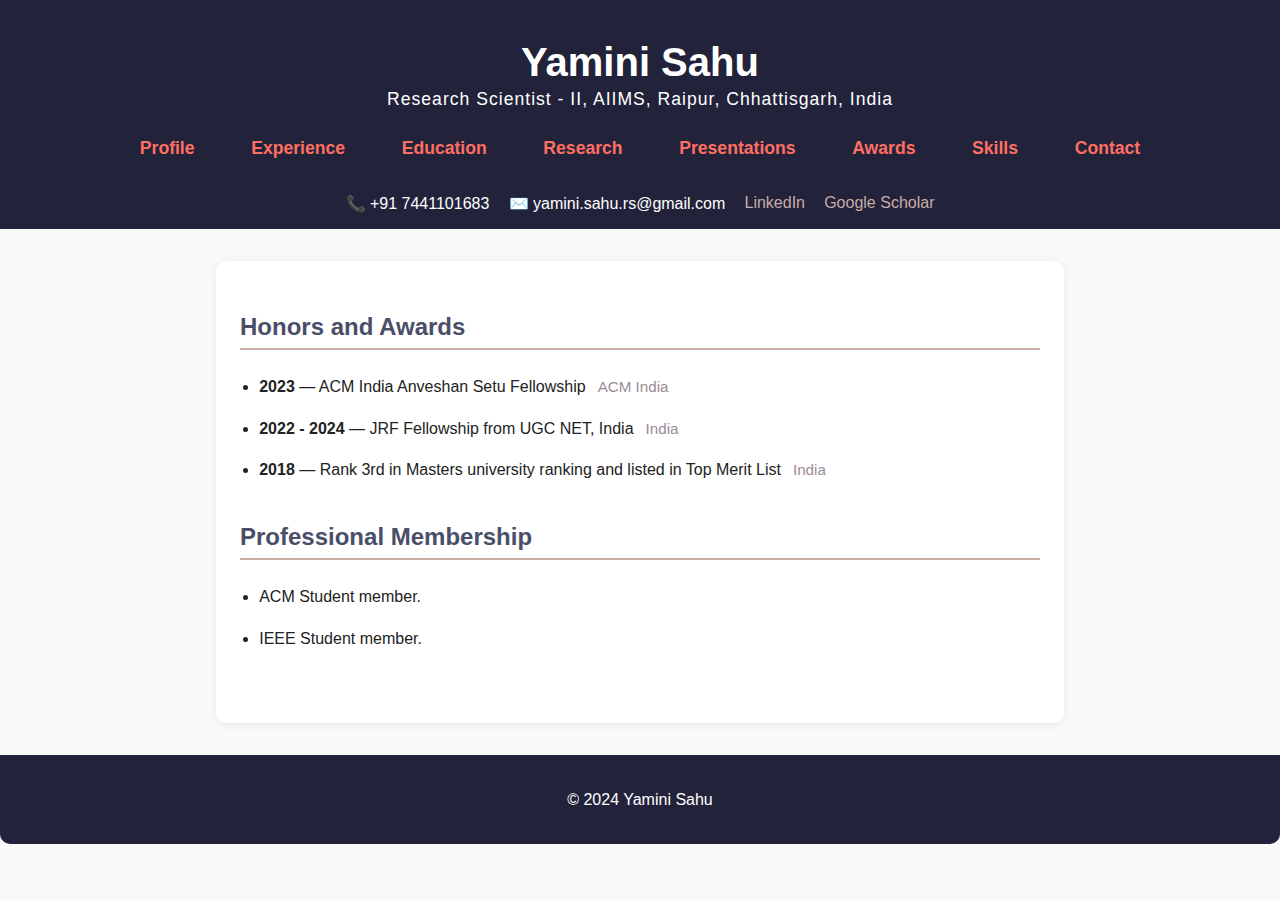
<file: awards.html>
<!DOCTYPE html>
<html lang="en">
<head>
  <meta charset="UTF-8">
  <meta name="viewport" content="width=device-width, initial-scale=1.0">
  <title>Yamini Sahu | Awards & Membership</title>
  <link rel="stylesheet" href="style.css">
</head>
<body>
  <header>
    <h1>Yamini Sahu</h1>
    <p>Research Scientist - II, AIIMS, Raipur, Chhattisgarh, India</p>
    <nav>
      <ul class="nav">
        <li><a href="index.html">Profile</a></li>
        <li><a href="experience.html">Experience</a></li>
        <li><a href="education.html">Education</a></li>
        <li><a href="research.html">Research</a></li>
        <li><a href="presentations.html">Presentations</a></li>
        <li><a href="awards.html">Awards</a></li>
        <li><a href="skills.html">Skills</a></li>
        <li><a href="contact.html">Contact</a></li>
      </ul>
    </nav>
    <div class="contact-info">
      <span>📞 +91 7441101683</span>
      <span>✉️ yamini.sahu.rs@gmail.com</span>
      <span><a href="https://linkedin.com/in/yamini-sahu/" target="_blank">LinkedIn</a></span>
      <span><a href="#">Google Scholar</a></span>
    </div>
  </header>
  <main>
    <section id="awards">
      <h2>Honors and Awards</h2>
      <ul>
        <li><strong>2023</strong> — ACM India Anveshan Setu Fellowship <span class="award-org">ACM India</span></li>
        <li><strong>2022 - 2024</strong> — JRF Fellowship from UGC NET, India <span class="award-org">India</span></li>
        <li><strong>2018</strong> — Rank 3rd in Masters university ranking and listed in Top Merit List <span class="award-org">India</span></li>
      </ul>
    </section>
    <section id="membership">
      <h2>Professional Membership</h2>
      <ul>
        <li>ACM Student member.</li>
        <li>IEEE Student member.</li>
      </ul>
    </section>
  </main>
  <footer>
    <p>&copy; 2024 Yamini Sahu</p>
  </footer>
</body>
</html>
</file>
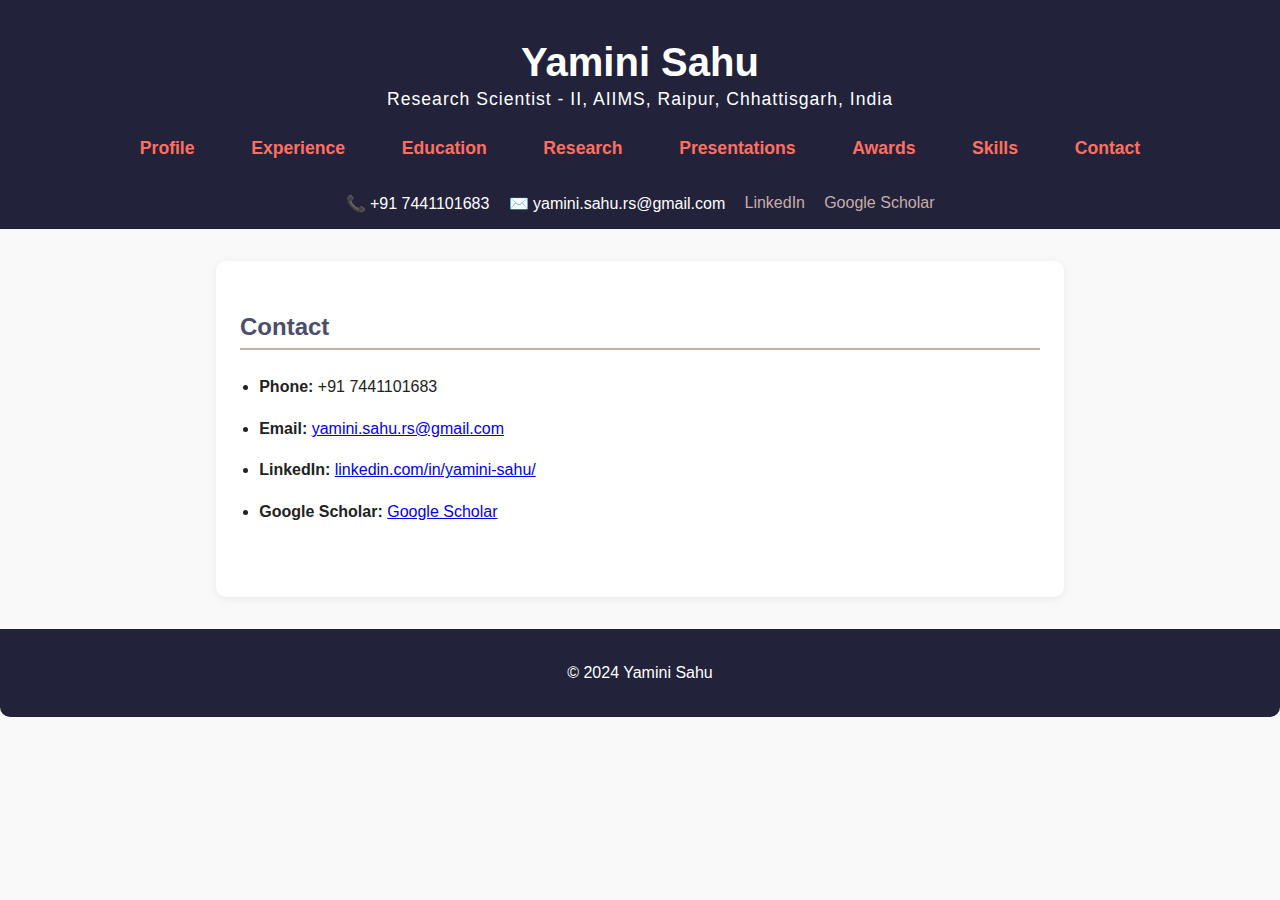
<file: contact.html>
<!DOCTYPE html>
<html lang="en">
<head>
  <meta charset="UTF-8">
  <meta name="viewport" content="width=device-width, initial-scale=1.0">
  <title>Yamini Sahu | Contact</title>
  <link rel="stylesheet" href="style.css">
</head>
<body>
  <header>
    <h1>Yamini Sahu</h1>
    <p>Research Scientist - II, AIIMS, Raipur, Chhattisgarh, India</p>
    <nav>
      <ul class="nav">
        <li><a href="index.html">Profile</a></li>
        <li><a href="experience.html">Experience</a></li>
        <li><a href="education.html">Education</a></li>
        <li><a href="research.html">Research</a></li>
        <li><a href="presentations.html">Presentations</a></li>
        <li><a href="awards.html">Awards</a></li>
        <li><a href="skills.html">Skills</a></li>
        <li><a href="contact.html">Contact</a></li>
      </ul>
    </nav>
    <div class="contact-info">
      <span>📞 +91 7441101683</span>
      <span>✉️ yamini.sahu.rs@gmail.com</span>
      <span><a href="https://linkedin.com/in/yamini-sahu/" target="_blank">LinkedIn</a></span>
      <span><a href="https://scholar.google.com/citations?user=RoD5mGwAAAAJ&hl=en&oi=ao">Google Scholar</a></span>
    </div>
  </header>
  <main>
    <section id="contact">
      <h2>Contact</h2>
      <ul>
        <li><strong>Phone:</strong> +91 7441101683</li>
        <li><strong>Email:</strong> <a href="mailto:yamini.sahu.rs@gmail.com">yamini.sahu.rs@gmail.com</a></li>
        <li><strong>LinkedIn:</strong> <a href="https://linkedin.com/in/yamini-sahu/" target="_blank">linkedin.com/in/yamini-sahu/</a></li>
        <li><strong>Google Scholar:</strong> <a href="https://scholar.google.com/citations?user=RoD5mGwAAAAJ&hl=en&oi=ao" target="_blank">Google Scholar</a></li>
      </ul>
    </section>
  </main>
  <footer>
    <p>&copy; 2024 Yamini Sahu</p>
  </footer>
</body>
</html>
</file>
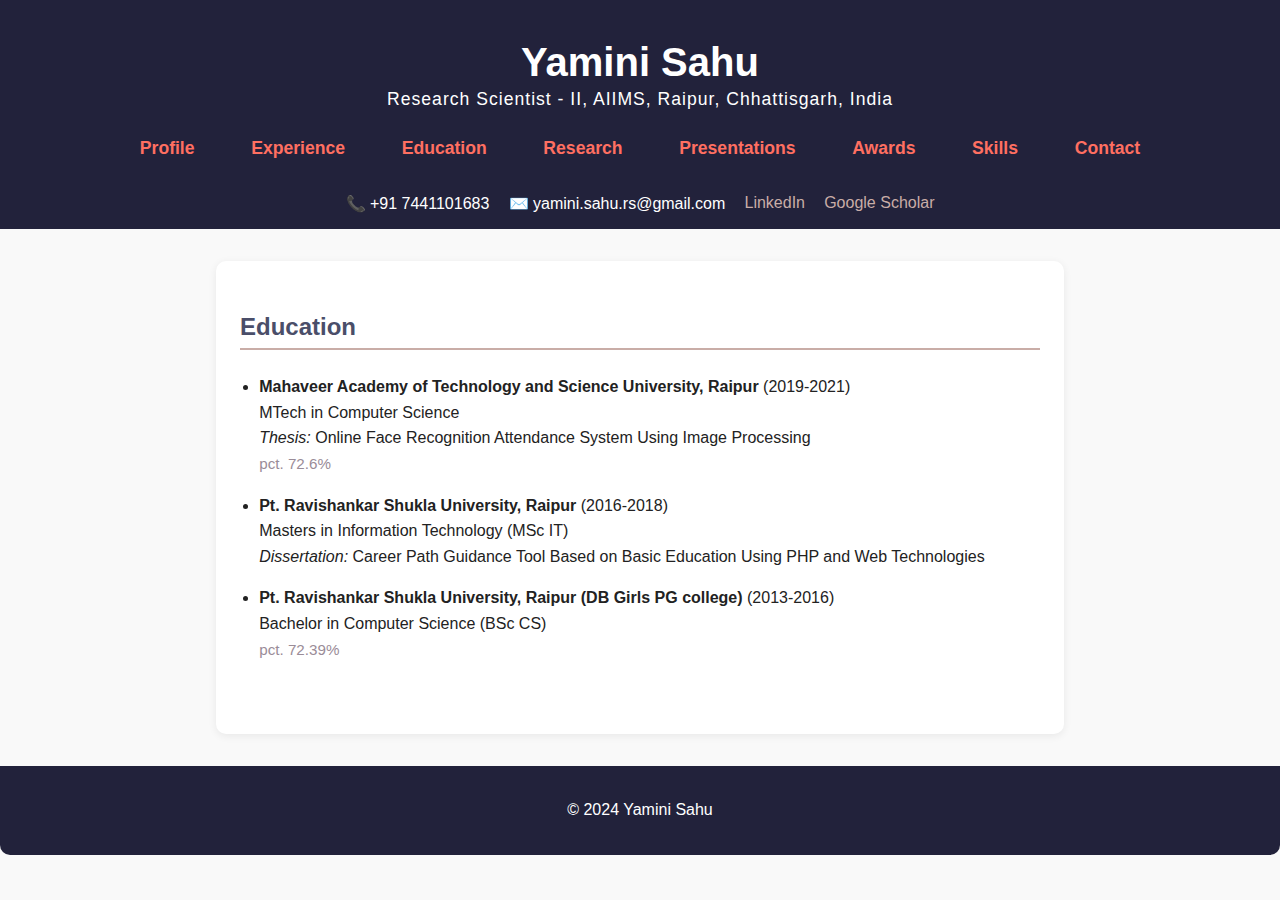
<file: education.html>
<!DOCTYPE html>
<html lang="en">
<head>
  <meta charset="UTF-8">
  <meta name="viewport" content="width=device-width, initial-scale=1.0">
  <title>Yamini Sahu | Education</title>
  <link rel="stylesheet" href="style.css">
</head>
<body>
  <header>
    <h1>Yamini Sahu</h1>
    <p>Research Scientist - II, AIIMS, Raipur, Chhattisgarh, India</p>
    <nav>
      <ul class="nav">
        <li><a href="index.html">Profile</a></li>
        <li><a href="experience.html">Experience</a></li>
        <li><a href="education.html">Education</a></li>
        <li><a href="research.html">Research</a></li>
        <li><a href="presentations.html">Presentations</a></li>
        <li><a href="awards.html">Awards</a></li>
        <li><a href="skills.html">Skills</a></li>
        <li><a href="contact.html">Contact</a></li>
      </ul>
    </nav>
    <div class="contact-info">
      <span>📞 +91 7441101683</span>
      <span>✉️ yamini.sahu.rs@gmail.com</span>
      <span><a href="https://linkedin.com/in/yamini-sahu/" target="_blank">LinkedIn</a></span>
      <span><a href="#">Google Scholar</a></span>
    </div>
  </header>
  <main>
    <section id="education">
      <h2>Education</h2>
      <ul>
        <li><strong>Mahaveer Academy of Technology and Science University, Raipur</strong> (2019-2021)<br>MTech in Computer Science<br><em>Thesis:</em> Online Face Recognition Attendance System Using Image Processing<br><span class="pct">pct. 72.6%</span></li>
        <li><strong>Pt. Ravishankar Shukla University, Raipur</strong> (2016-2018)<br>Masters in Information Technology (MSc IT)<br><em>Dissertation:</em> Career Path Guidance Tool Based on Basic Education Using PHP and Web Technologies</li>
        <li><strong>Pt. Ravishankar Shukla University, Raipur (DB Girls PG college)</strong> (2013-2016)<br>Bachelor in Computer Science (BSc CS)<br><span class="pct">pct. 72.39%</span></li>
      </ul>
    </section>
  </main>
  <footer>
    <p>&copy; 2024 Yamini Sahu</p>
  </footer>
</body>
</html>
</file>
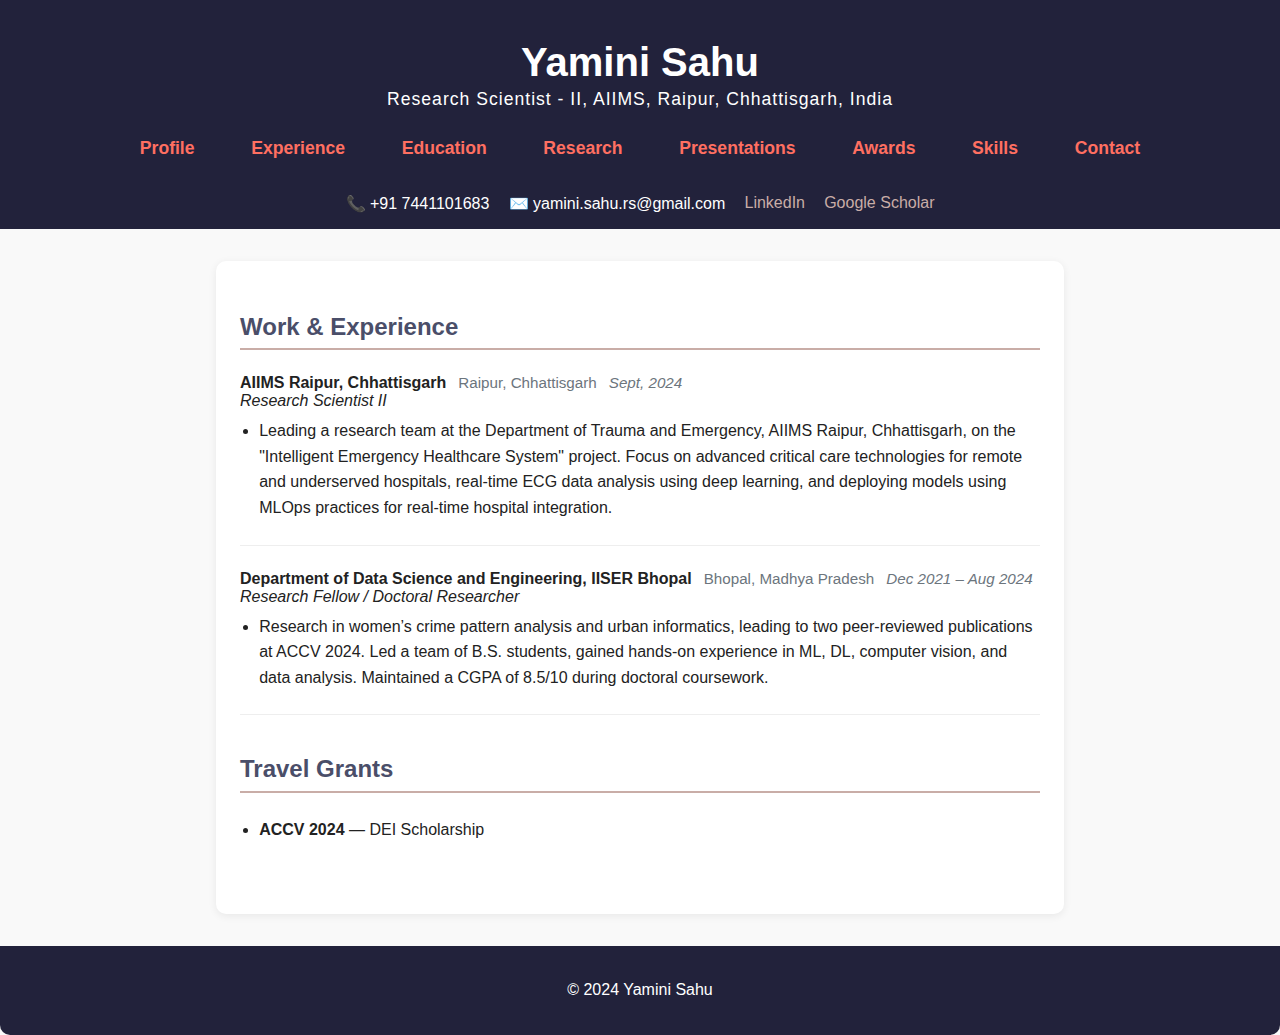
<file: experience.html>
<!DOCTYPE html>
<html lang="en">
<head>
  <meta charset="UTF-8">
  <meta name="viewport" content="width=device-width, initial-scale=1.0">
  <title>Yamini Sahu | Experience</title>
  <link rel="stylesheet" href="style.css">
</head>
<body>
  <header>
    <h1>Yamini Sahu</h1>
    <p>Research Scientist - II, AIIMS, Raipur, Chhattisgarh, India</p>
    <nav>
      <ul class="nav">
        <li><a href="index.html">Profile</a></li>
        <li><a href="experience.html">Experience</a></li>
        <li><a href="education.html">Education</a></li>
        <li><a href="research.html">Research</a></li>
        <li><a href="presentations.html">Presentations</a></li>
        <li><a href="awards.html">Awards</a></li>
        <li><a href="skills.html">Skills</a></li>
        <li><a href="contact.html">Contact</a></li>
      </ul>
    </nav>
    <div class="contact-info">
      <span>📞 +91 7441101683</span>
      <span>✉️ yamini.sahu.rs@gmail.com</span>
      <span><a href="https://linkedin.com/in/yamini-sahu/" target="_blank">LinkedIn</a></span>
      <span><a href="#">Google Scholar</a></span>
    </div>
  </header>
  <main>
    <section id="work-experience">
      <h2>Work & Experience</h2>
      <div class="job">
        <strong>AIIMS Raipur, Chhattisgarh</strong> <span class="job-location">Raipur, Chhattisgarh</span> <span class="job-date">Sept, 2024</span><br>
        <em>Research Scientist II</em>
        <ul>
          <li>Leading a research team at the Department of Trauma and Emergency, AIIMS Raipur, Chhattisgarh, on the "Intelligent Emergency Healthcare System" project. Focus on advanced critical care technologies for remote and underserved hospitals, real-time ECG data analysis using deep learning, and deploying models using MLOps practices for real-time hospital integration.</li>
        </ul>
      </div>
      <div class="job">
        <strong>Department of Data Science and Engineering, IISER Bhopal</strong> <span class="job-location">Bhopal, Madhya Pradesh</span> <span class="job-date">Dec 2021 – Aug 2024</span><br>
        <em>Research Fellow / Doctoral Researcher</em>
        <ul>
          <li>Research in women’s crime pattern analysis and urban informatics, leading to two peer-reviewed publications at ACCV 2024. Led a team of B.S. students, gained hands-on experience in ML, DL, computer vision, and data analysis. Maintained a CGPA of 8.5/10 during doctoral coursework.</li>
        </ul>
      </div>
    </section>
    <section id="travel-grants">
      <h2>Travel Grants</h2>
      <ul>
        <li><strong>ACCV 2024</strong> — DEI Scholarship</li>
      </ul>
    </section>
  </main>
  <footer>
    <p>&copy; 2024 Yamini Sahu</p>
  </footer>
</body>
</html>
</file>
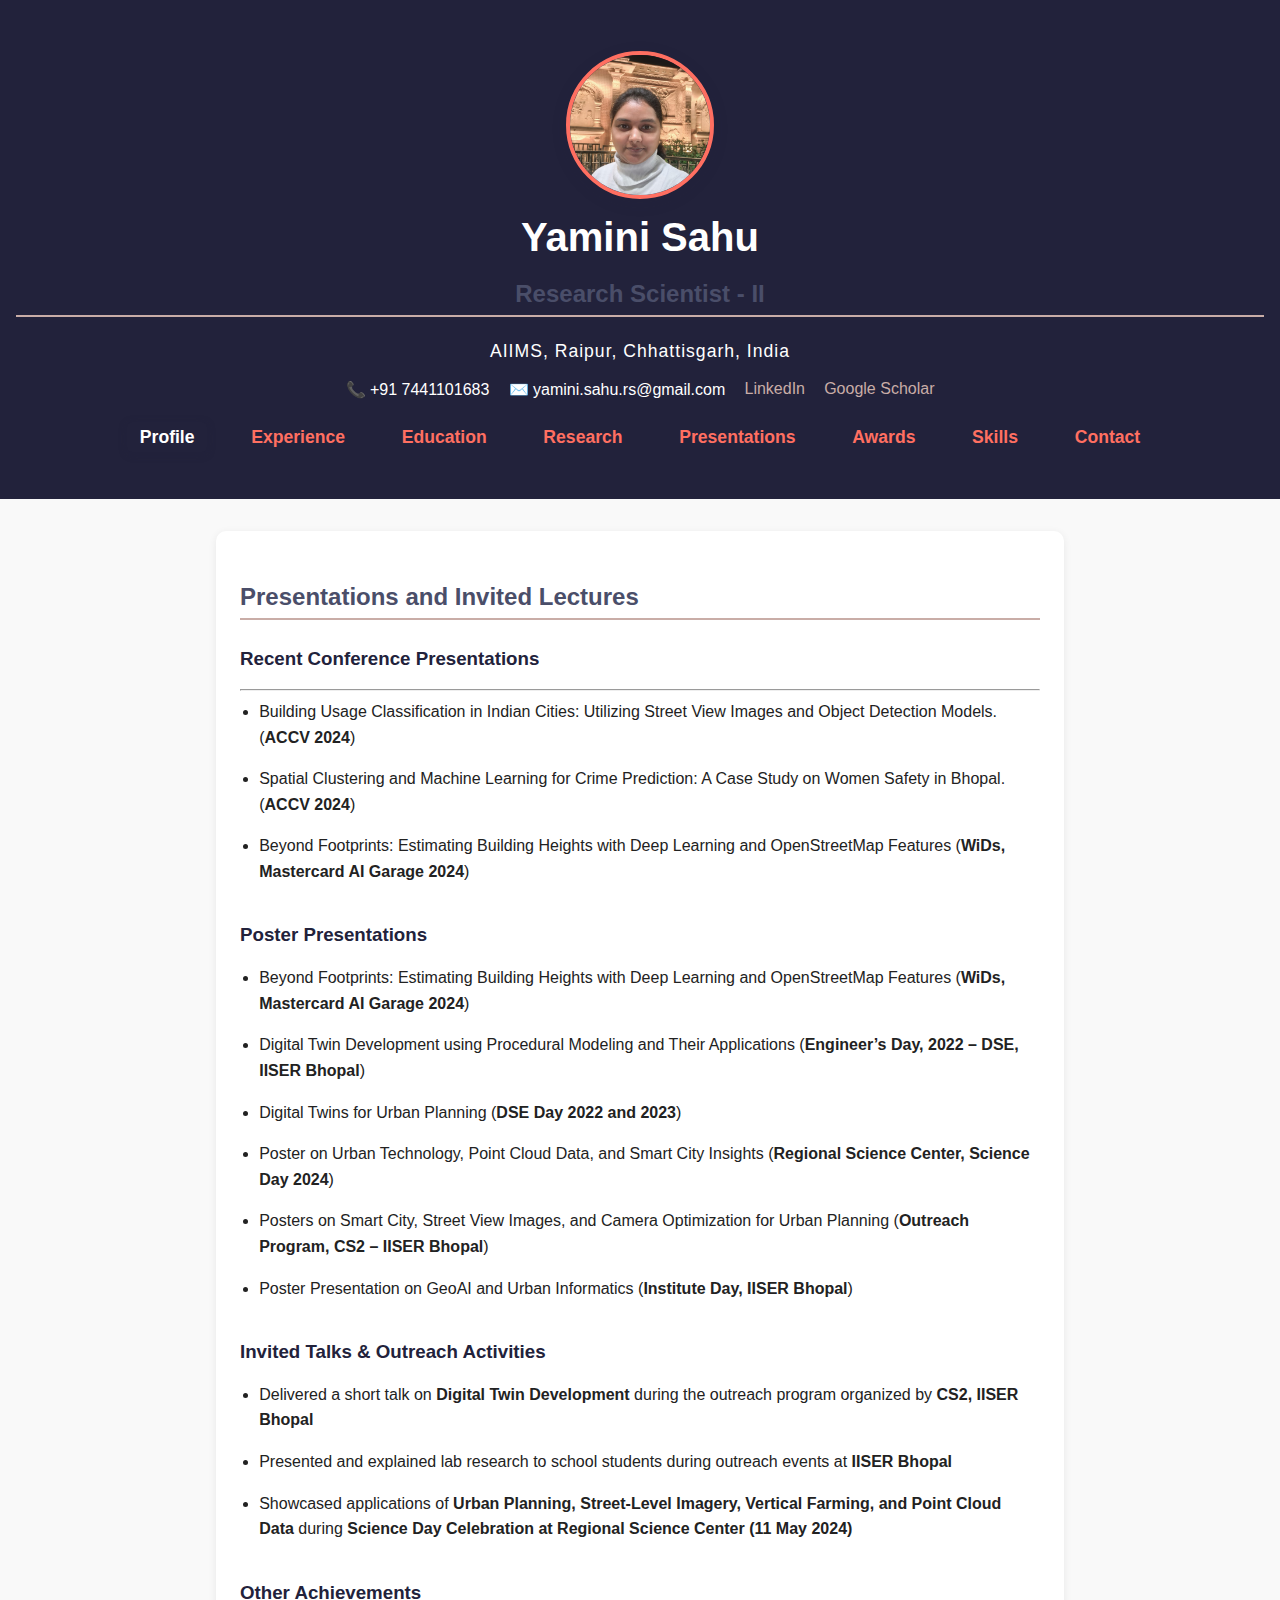
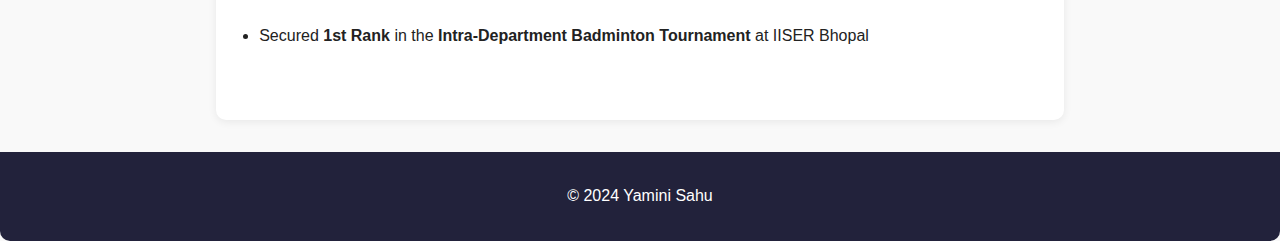
<file: presentations.html>
<!DOCTYPE html>
<html lang="en">
<head>
  <meta charset="UTF-8">
  <meta name="viewport" content="width=device-width, initial-scale=1.0">
  <title>Yamini Sahu | Presentations</title>
  <link rel="stylesheet" href="style.css">
</head>
<body>
   <header class="header-card">
    <div class="profile-card">
      <img src="simu.jpeg" alt="Yamini Sahu" class="profile-photo">
      <div class="profile-info">
        <h1>Yamini Sahu</h1>
        <h2>Research Scientist - II</h2>
        <p class="affiliation">AIIMS, Raipur, Chhattisgarh, India</p>
        <div class="contact-info">
          <span>📞 +91 7441101683</span>
          <span>✉️ yamini.sahu.rs@gmail.com</span>
          <span><a href="https://linkedin.com/in/yamini-sahu/" target="_blank">LinkedIn</a></span>
          <span><a href="https://scholar.google.com/citations?hl=en&view_op=list_works&gmla=AH8HC4xgASxO2kN68rE6IZXO4HZR0F7eqRDqWi9OfQTn4ExNgvOap2IUkpGhtoGAFlHplp1iykCMNagLFBq5c7F-vANs&user=RoD5mGwAAAAJ">Google Scholar</a></span>
        </div>
      </div>
    </div>
    <nav>
      <ul class="nav">
        <li><a href="index.html" class="active">Profile</a></li>
        <li><a href="experience.html">Experience</a></li>
        <li><a href="education.html">Education</a></li>
        <li><a href="research.html">Research</a></li>
        <li><a href="presentations.html">Presentations</a></li>
        <li><a href="awards.html">Awards</a></li>
        <li><a href="skills.html">Skills</a></li>
        <li><a href="contact.html">Contact</a></li>
      </ul>
    </nav>
  </header>
  <main>
    <section id="presentations">
      <h2>Presentations and Invited Lectures</h2>

      <h3>Recent Conference Presentations</h3>
      <hr>
      <ul>
        <li>Building Usage Classification in Indian Cities: Utilizing Street View Images and Object Detection Models. (<strong>ACCV 2024</strong>)</li>
        <li>Spatial Clustering and Machine Learning for Crime Prediction: A Case Study on Women Safety in Bhopal. (<strong>ACCV 2024</strong>)</li>
        <li>Beyond Footprints: Estimating Building Heights with Deep Learning and OpenStreetMap Features (<strong>WiDs, Mastercard AI Garage 2024</strong>)</li>
      </ul>
    </section>
    <section id="Poster Presentations">
      <h3>Poster Presentations</h3>
      <ul>
        <li>Beyond Footprints: Estimating Building Heights with Deep Learning and OpenStreetMap Features (<strong>WiDs, Mastercard AI Garage 2024</strong>)</li>
        <li>Digital Twin Development using Procedural Modeling and Their Applications (<strong>Engineer’s Day, 2022 – DSE, IISER Bhopal</strong>)</li>
        <li>Digital Twins for Urban Planning (<strong>DSE Day 2022 and 2023</strong>)</li>
        <li>Poster on Urban Technology, Point Cloud Data, and Smart City Insights (<strong>Regional Science Center, Science Day 2024</strong>)</li>
        <li>Posters on Smart City, Street View Images, and Camera Optimization for Urban Planning (<strong>Outreach Program, CS2 – IISER Bhopal</strong>)</li>
        <li>Poster Presentation on GeoAI and Urban Informatics (<strong>Institute Day, IISER Bhopal</strong>)</li>
      </ul>
    </section>
    <section id="Invited Talks & Outreach Activities">
      <h3>Invited Talks & Outreach Activities</h3>
      <ul>
        <li>Delivered a short talk on <strong>Digital Twin Development</strong> during the outreach program organized by <strong>CS2, IISER Bhopal</strong></li>
        <li>Presented and explained lab research to school students during outreach events at <strong>IISER Bhopal</strong></li>
        <li>Showcased applications of <strong>Urban Planning, Street-Level Imagery, Vertical Farming, and Point Cloud Data</strong> during <strong>Science Day Celebration at Regional Science Center (11 May 2024)</strong></li>
      </ul>
    </section>
    <section id ="Other Achievements">
      <h3>Other Achievements</h3>
      <ul>
        <li>Secured <strong>1st Rank</strong> in the <strong>Intra-Department Badminton Tournament</strong> at IISER Bhopal</li>
      </ul>
    </section>
  </main>

  <footer>
    <p>&copy; 2024 Yamini Sahu</p>
  </footer>
</body>
</html>
</file>
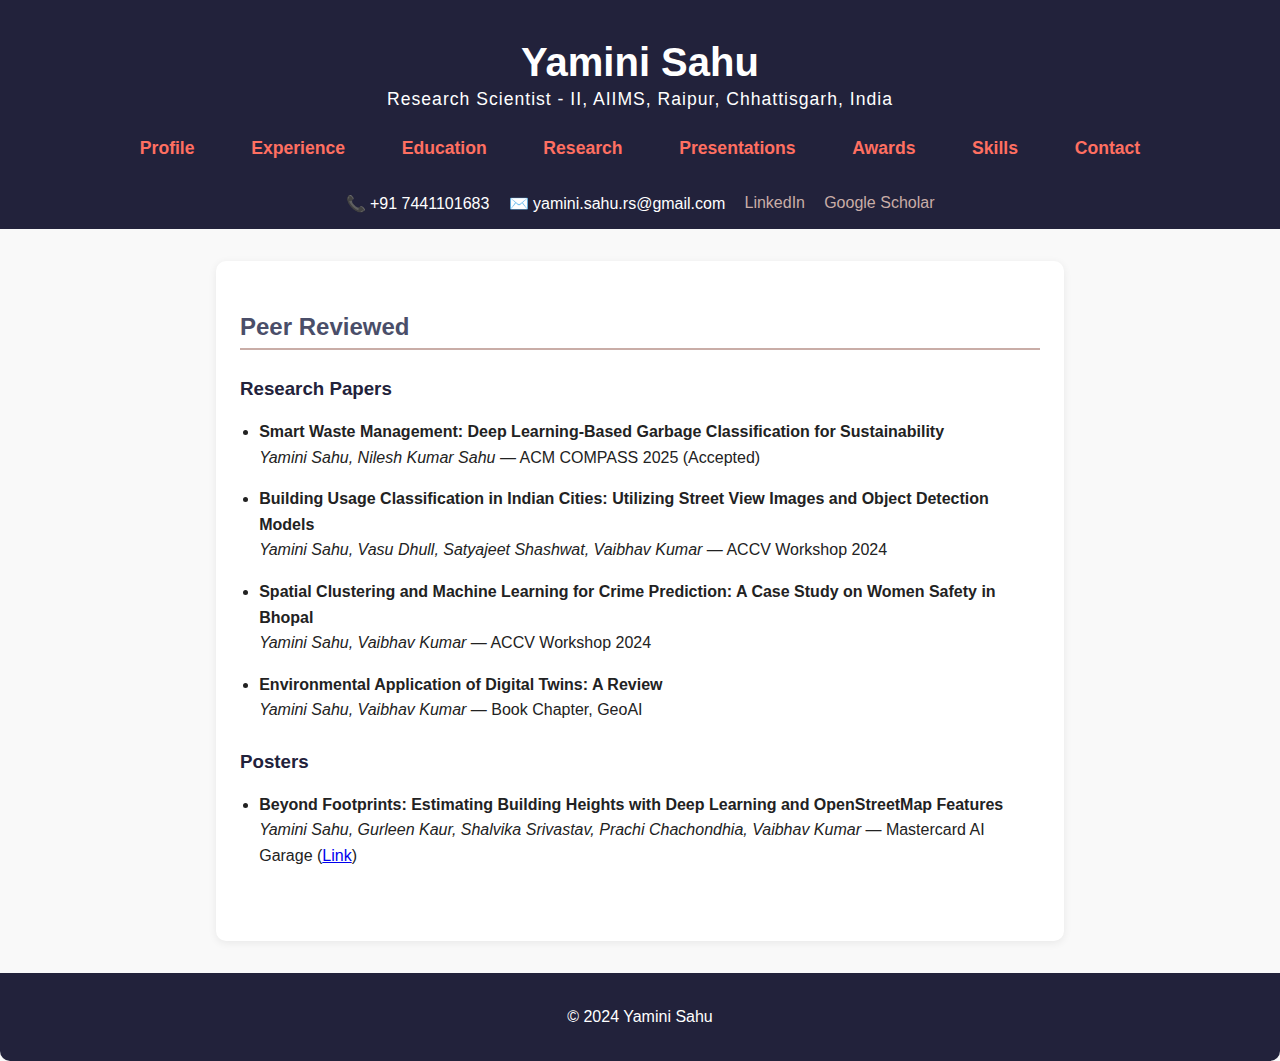
<file: research.html>
<!DOCTYPE html>
<html lang="en">
<head>
  <meta charset="UTF-8">
  <meta name="viewport" content="width=device-width, initial-scale=1.0">
  <title>Yamini Sahu | Research</title>
  <link rel="stylesheet" href="style.css">
</head>
<body>
  <header>
    <h1>Yamini Sahu</h1>
    <p>Research Scientist - II, AIIMS, Raipur, Chhattisgarh, India</p>
    <nav>
      <ul class="nav">
        <li><a href="index.html">Profile</a></li>
        <li><a href="experience.html">Experience</a></li>
        <li><a href="education.html">Education</a></li>
        <li><a href="research.html">Research</a></li>
        <li><a href="presentations.html">Presentations</a></li>
        <li><a href="awards.html">Awards</a></li>
        <li><a href="skills.html">Skills</a></li>
        <li><a href="contact.html">Contact</a></li>
      </ul>
    </nav>
    <div class="contact-info">
      <span>📞 +91 7441101683</span>
      <span>✉️ yamini.sahu.rs@gmail.com</span>
      <span><a href="https://linkedin.com/in/yamini-sahu/" target="_blank">LinkedIn</a></span>
      <span><a href="#">Google Scholar</a></span>
    </div>
  </header>
  <main>
    <section id="peer-reviewed">
      <h2>Peer Reviewed</h2>
      <h3>Research Papers</h3>
      <ul>
        <li><strong>Smart Waste Management: Deep Learning-Based Garbage Classification for Sustainability</strong><br><em>Yamini Sahu, Nilesh Kumar Sahu</em> — ACM COMPASS 2025 (Accepted)</li>
        <li><strong>Building Usage Classification in Indian Cities: Utilizing Street View Images and Object Detection Models</strong><br><em>Yamini Sahu, Vasu Dhull, Satyajeet Shashwat, Vaibhav Kumar</em> — ACCV Workshop 2024</li>
        <li><strong>Spatial Clustering and Machine Learning for Crime Prediction: A Case Study on Women Safety in Bhopal</strong><br><em>Yamini Sahu, Vaibhav Kumar</em> — ACCV Workshop 2024</li>
        <li><strong>Environmental Application of Digital Twins: A Review</strong><br><em>Yamini Sahu, Vaibhav Kumar</em> — Book Chapter, GeoAI</li>
      </ul>
      <h3>Posters</h3>
      <ul>
        <li><strong>Beyond Footprints: Estimating Building Heights with Deep Learning and OpenStreetMap Features</strong><br><em>Yamini Sahu, Gurleen Kaur, Shalvika Srivastav, Prachi Chachondhia, Vaibhav Kumar</em> — Mastercard AI Garage (<a href="#">Link</a>)</li>
      </ul>
    </section>
  </main>
  <footer>
    <p>&copy; 2024 Yamini Sahu</p>
  </footer>
</body>
</html>
</file>
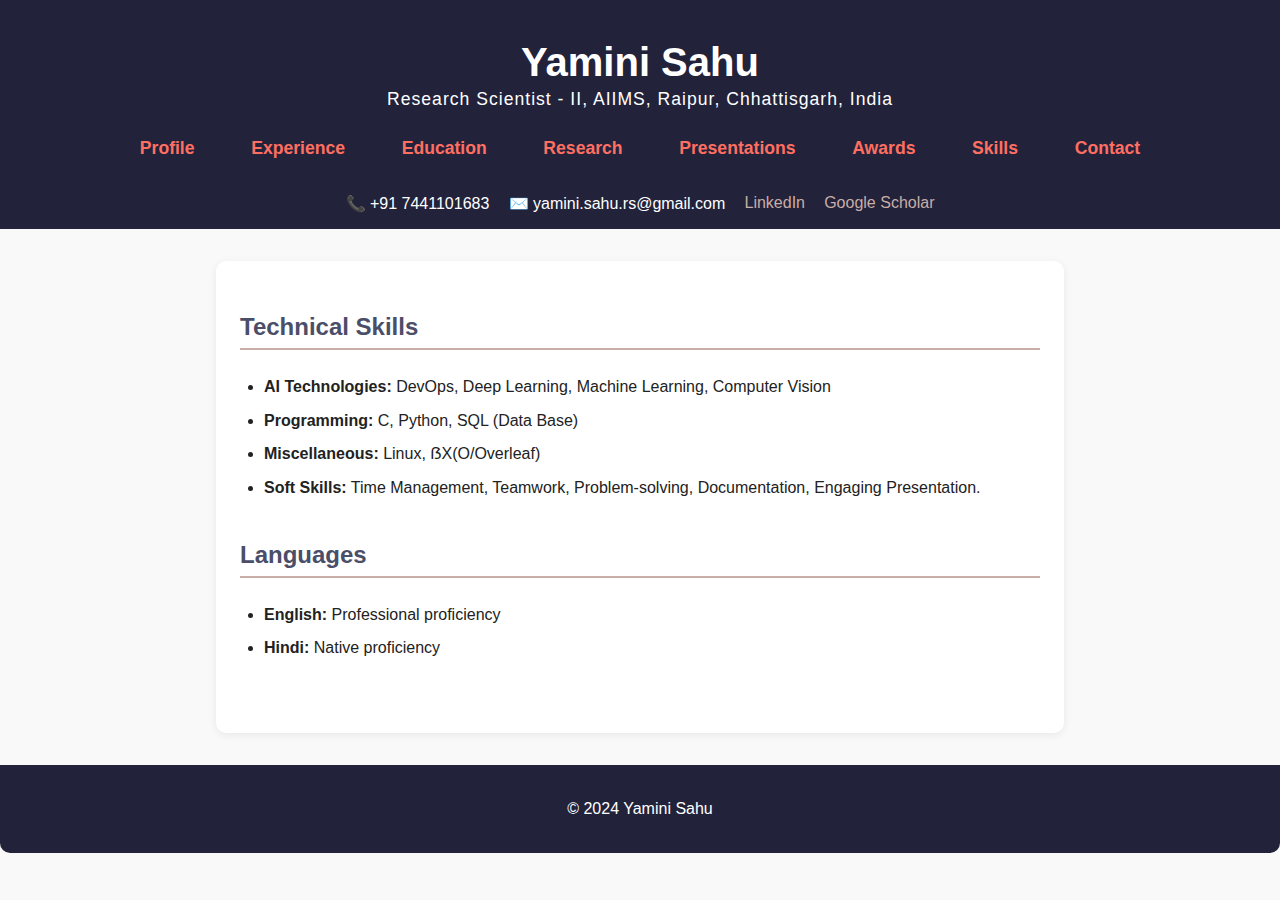
<file: skills.html>
<!DOCTYPE html>
<html lang="en">
<head>
  <meta charset="UTF-8">
  <meta name="viewport" content="width=device-width, initial-scale=1.0">
  <title>Yamini Sahu | Skills</title>
  <link rel="stylesheet" href="style.css">
</head>
<body>
  <header>
    <h1>Yamini Sahu</h1>
    <p>Research Scientist - II, AIIMS, Raipur, Chhattisgarh, India</p>
    <nav>
      <ul class="nav">
        <li><a href="index.html">Profile</a></li>
        <li><a href="experience.html">Experience</a></li>
        <li><a href="education.html">Education</a></li>
        <li><a href="research.html">Research</a></li>
        <li><a href="presentations.html">Presentations</a></li>
        <li><a href="awards.html">Awards</a></li>
        <li><a href="skills.html">Skills</a></li>
        <li><a href="contact.html">Contact</a></li>
      </ul>
    </nav>
    <div class="contact-info">
      <span>📞 +91 7441101683</span>
      <span>✉️ yamini.sahu.rs@gmail.com</span>
      <span><a href="https://linkedin.com/in/yamini-sahu/" target="_blank">LinkedIn</a></span>
      <span><a href="#">Google Scholar</a></span>
    </div>
  </header>
  <main>
    <section id="skills">
      <h2>Technical Skills</h2>
      <ul>
        <li><strong>AI Technologies:</strong> DevOps, Deep Learning, Machine Learning, Computer Vision</li>
        <li><strong>Programming:</strong> C, Python, SQL (Data Base)</li>
        <li><strong>Miscellaneous:</strong> Linux, ẞX(O/Overleaf)</li>
        <li><strong>Soft Skills:</strong> Time Management, Teamwork, Problem-solving, Documentation, Engaging Presentation.</li>
      </ul>
    </section>
    <section id="languages">
      <h2>Languages</h2>
      <ul>
        <li><strong>English:</strong> Professional proficiency</li>
        <li><strong>Hindi:</strong> Native proficiency</li>
      </ul>
    </section>
  </main>
  <footer>
    <p>&copy; 2024 Yamini Sahu</p>
  </footer>
</body>
</html>
</file>
<file: style.css>
body {
  font-family: 'Segoe UI', Arial, sans-serif;
  margin: 0;
  padding: 0;
  background: #f9f9f9;
  color: #222;
}
header {
  background: #22223b;
  color: #fff;
  padding: 2rem 1rem 1rem 1rem;
  text-align: center;
}
header h1 {
  margin: 0.2em 0 0.1em 0;
  font-size: 2.5em;
}
header p {
  margin: 0.2em 0 1em 0;
  font-size: 1.1em;
  letter-spacing: 1px;
}
.contact-info {
  display: flex;
  flex-wrap: wrap;
  justify-content: center;
  gap: 1.2em;
  font-size: 1em;
}
.contact-info a {
  color: #c9ada7;
  text-decoration: none;
}
main {
  max-width: 800px;
  margin: 2rem auto;
  background: #fff;
  border-radius: 10px;
  box-shadow: 0 2px 8px rgba(0,0,0,0.07);
  padding: 2rem 1.5rem;
}
section {
  margin-bottom: 2.5rem;
}
h2 {
  color: #4a4e69;
  border-bottom: 2px solid #c9ada7;
  padding-bottom: 0.3em;
  margin-bottom: 1em;
}
h3 {
  color: #22223b;
  margin-top: 1.5em;
}
ul {
  padding-left: 1.2em;
}
li {
  margin-bottom: 1em;
  line-height: 1.6;
}
.pct {
  color: #9a8c98;
  font-size: 0.95em;
}
footer {
  text-align: center;
  padding: 1.2em 0;
  background: #22223b;
  color: #fff;
  margin-top: 2em;
  font-size: 1em;
  border-radius: 0 0 10px 10px;
}
.job {
  margin-bottom: 1.5em;
  padding-bottom: 0.5em;
  border-bottom: 1px solid #eee;
}
.job-location, .job-date {
  font-size: 0.95em;
  color: #6c757d;
  margin-left: 0.5em;
}
.job-date {
  font-style: italic;
}
.award-org {
  color: #9a8c98;
  font-size: 0.95em;
  margin-left: 0.5em;
}
section ul {
  margin-top: 0.5em;
}
#skills ul, #languages ul {
  list-style-type: disc;
  padding-left: 1.5em;
}
#skills li, #languages li {
  margin-bottom: 0.5em;
}
.nav {
  display: flex;
  justify-content: center;
  gap: 2em;
  padding: 0;
  margin: 1.5em 0 1em 0;
  list-style: none;
}
.nav li {
  display: inline;
}
.nav a {
  color: #ff6f61;
  text-decoration: none;
  font-size: 1.1em;
  font-weight: 600;
  padding: 0.3em 0.7em;
  border-radius: 5px;
  transition: background 0.2s, color 0.2s, box-shadow 0.2s;
}
.nav a:hover, .nav a:focus {
  background: #ff6f61;
  color: #fff;
  box-shadow: 0 2px 8px rgba(255, 111, 97, 0.3);
}
.nav a.active {
  background: #22223b;
  color: #fff;
  box-shadow: 0 2px 8px rgba(34, 34, 59, 0.3);
}
.profile-photo {
  display: block;
  margin: 1.2em auto 1em auto;
  width: 140px;
  height: 140px;
  object-fit: cover;
  border-radius: 50%;
  border: 4px solid #ff6f61;
  box-shadow: 0 4px 16px rgba(34,34,59,0.12);
  background: #fff;
}
@media (max-width: 600px) {
  main {
    padding: 1rem 0.5rem;
  }
  header h1 {
    font-size: 1.5em;
  }
  .contact-info {
    font-size: 0.95em;
  }
  .job {
    font-size: 0.98em;
  }
  .job-location, .job-date, .award-org {
    display: block;
    margin-left: 0;
  }
  .nav {
    flex-direction: column;
    gap: 0.5em;
  }
  .nav a {
    font-size: 1em;
    padding: 0.5em 0.7em;
  }
}
</file>
